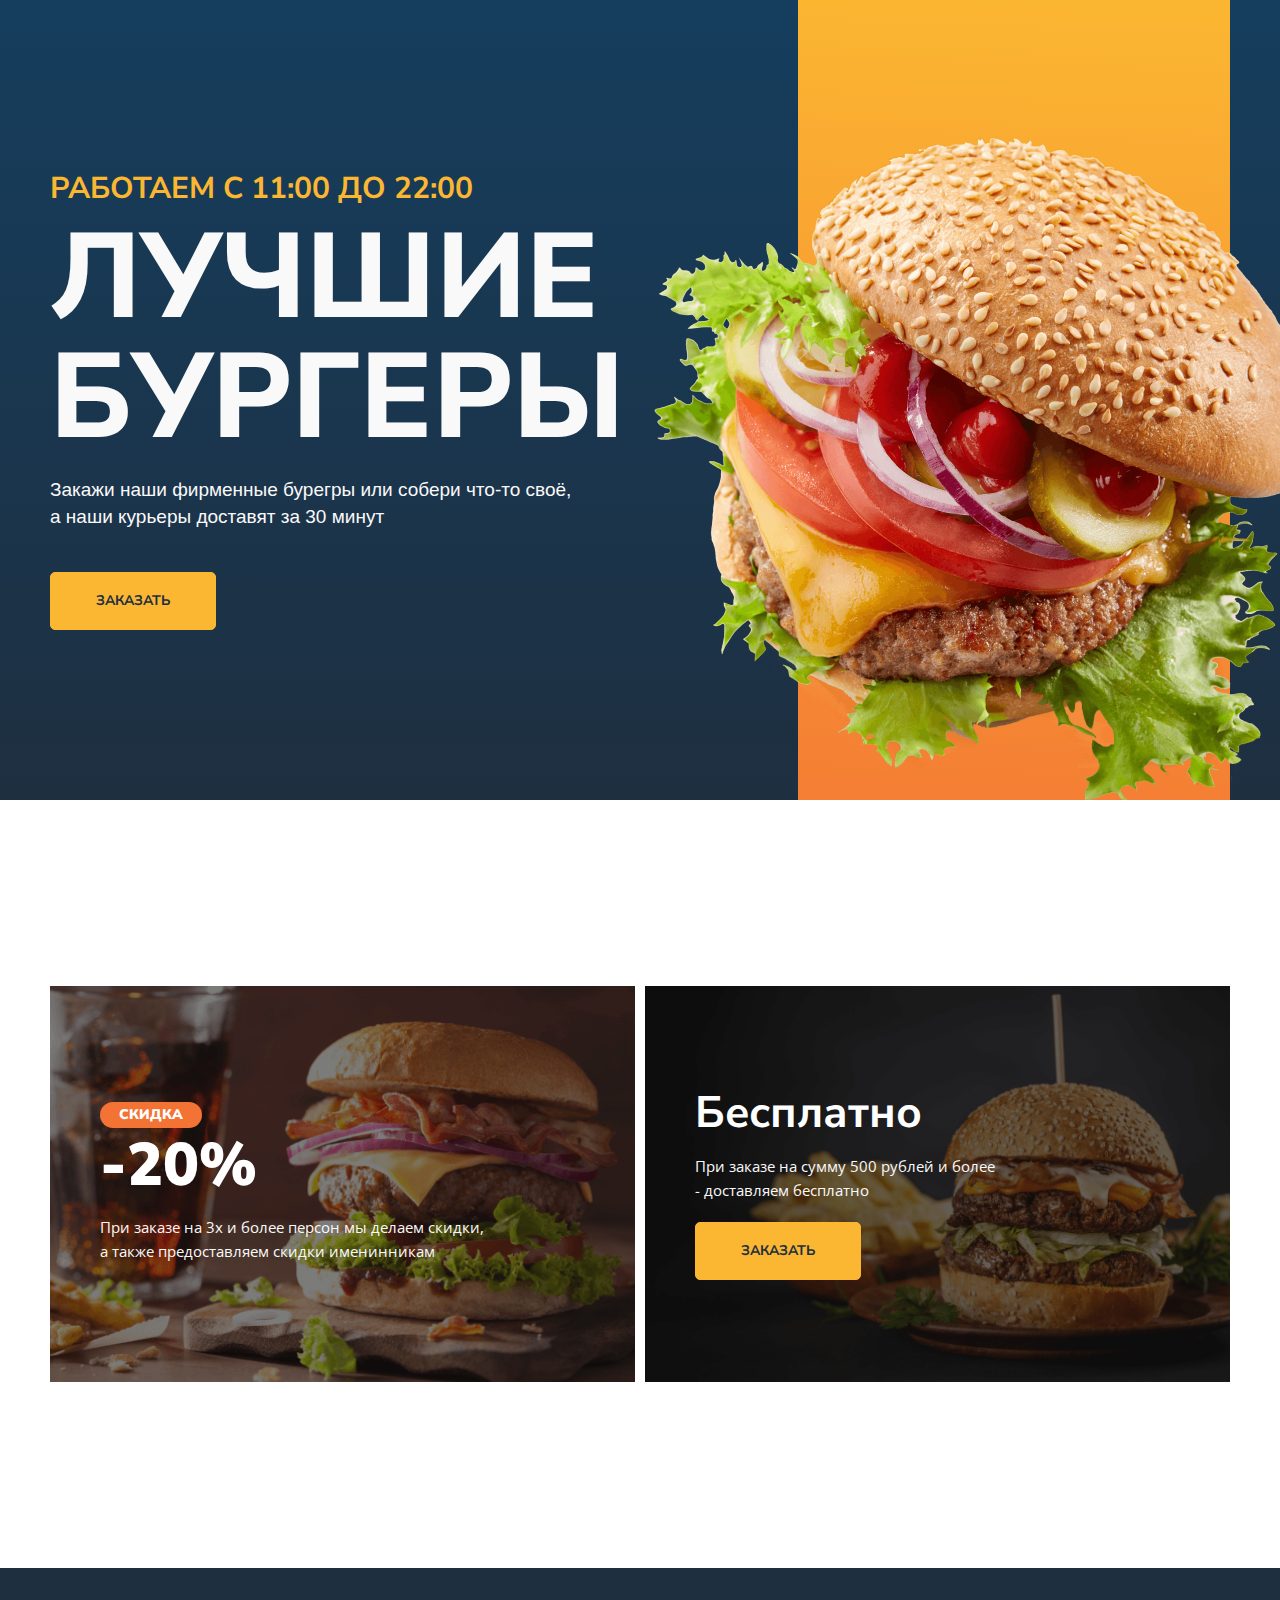
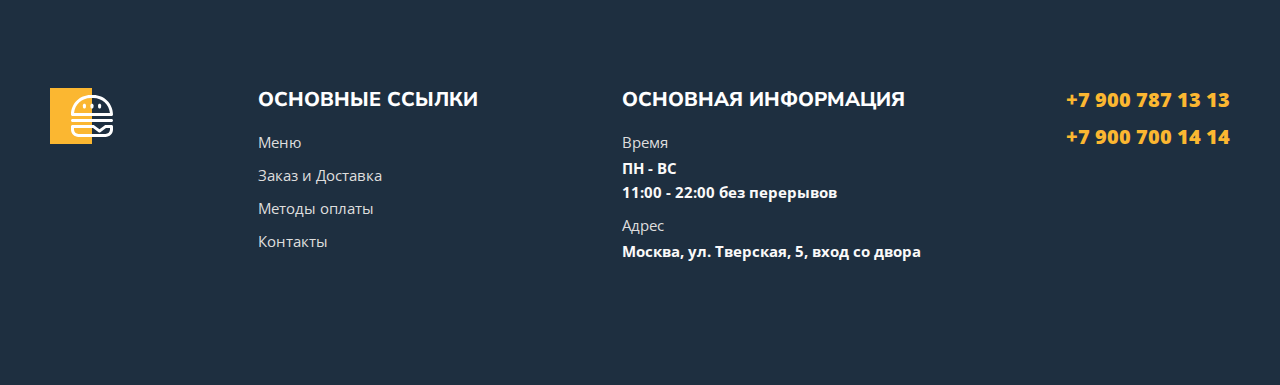
<file: index.html>
<!DOCTYPE html>
<html lang="ru">
<head>
    <meta charset="UTF-8">
    <meta http-equiv="X-UA-Compatible" content="IE=edge">
    <meta name="viewport" content="width=device-width, initial-scale=1.0">
    <title>Burgers</title>
    <link rel="preconnect" href="https://fonts.googleapis.com">
    <link rel="preconnect" href="https://fonts.gstatic.com" crossorigin>
    <link href="https://fonts.googleapis.com/css2?family=Nunito+Sans:wght@600;700;800;900&family=Open+Sans:wght@400;600;700&display=swap" rel="stylesheet">
    <link rel="stylesheet" href="styles/main.css">
    <link rel="stylesheet" href="styles/normalize.css">
    <link rel="apple-touch-icon" sizes="192x192" href="images/favicon/android-chrome-192x192.png">
    <link rel="icon" type="image/png" sizes="512x512" href="images/favicon/android-chrome-512x512.png">
    <link rel="icon" sizes="16x16" href="images/favicon/favicon.ico">
    <link rel="apple-touch-icon" sizes="180x180" href="images/favicon/apple-touch-icon.png">
    <link rel="icon" type="image/png" sizes="32x32" href="images/favicon/favicon-32x32.png">
    <link rel="icon" type="image/png" sizes="16x16" href="images/favicon/favicon-16x16.png">
    <link rel="mask-icon" href="images/favicon/safari-pinned-tab.svg" color="#5bbad5">
    <meta name="msapplication-TileColor" content="#da532c">
    <meta name="theme-color" content="#ffffff">
</head>
<body>
    <div class="main-cutBox">
        <div class="main">
            <div class="wrapper burger-responsive">
                <div class="content">
                    <h1 class="content-title">
                        <span>работаем с 11:00 до 22:00</span>
                        лучшие бургеры
                    </h1>
                    <p class="content-text">Закажи наши фирменные бурегры или собери что-то своё, а&nbsp;наши курьеры доставят за&nbsp;30&nbsp;минут</p>
                    <a class="content-link" href="menu.html">заказать</a>
                </div>
                <div class="visual">
                    <div class="visual-bg"></div>
                    <img src="images/burger.png" alt="Burger">
                </div>
            </div>
        </div>
    </div>
    <div class="promo">
        <div class="wrapper promo-wrapper">
            <div class="promo-left">
                <p class="sale">Скидка</p>
                <p class="cost">-20%</p>
                <p class="promo-description">При заказе на 3х и более персон мы делаем скидки, а также предоставляем скидки именинникам</p>
            </div>
            <div class="promo-right">
                <p class="free">Бесплатно</p>
                <p class="promo-description">При заказе на сумму 500 рублей и более - доставляем бесплатно</p>
                <a href="menu.html">заказать</a>
            </div>
        </div>
    </div>
    <footer class="footer">
        <div class="container">
            <div class="footer-box">
                <div class="footer-item footer-item-logo">
                    <img class="footer-logo" src="images/logo-footer.svg" alt="Logo">
                    <div class="footer-tel">
                        <ul class="footer-list footer-list-tel">
                            <li><a href="tel:+79007871313">+7 900 787 13 13</a></li>
                            <li><a href="tel:+79007001414">+7 900 700 14 14</a></li>
                        </ul>
                    </div>
                </div>
                <div class="footer-item">
                    <h2>основные ссылки</h2>
                    <ul class="footer-list">
                        <li><a href="menu.html">Меню</a></li>
                        <li><a href="#">Заказ и Доставка</a></li>
                        <li><a href="#">Методы оплаты</a></li>
                        <li><a href="#">Контакты</a></li>
                    </ul>
                    <ul class="footer-list footer-list-tel">
                        <li><a href="tel:+79007871313">+7 900 787 13 13</a></li>
                        <li><a href="tel:+79007001414">+7 900 700 14 14</a></li>
                    </ul>
                </div>
                <div class="footer-item">
                    <h2>основная информация</h2>
                    <ul class="footer-list">
                        <li>
                            <span>Время</span>
                            ПН - ВС <br>
                            11:00 - 22:00 без перерывов
                        </li>
                        <li>
                            <span>Адрес</span>
                            Москва, ул. Тверская, 5, вход со двора
                        </li>
                    </ul>
                </div>
                <div class="footer-tel">
                    <ul class="footer-list footer-list-tel">
                        <li><a href="tel:+79007871313">+7 900 787 13 13</a></li>
                        <li><a href="tel:+79007001414">+7 900 700 14 14</a></li>
                    </ul>
                </div>
            </div>
        </div>
    </footer>
</body>
</html>
</file>
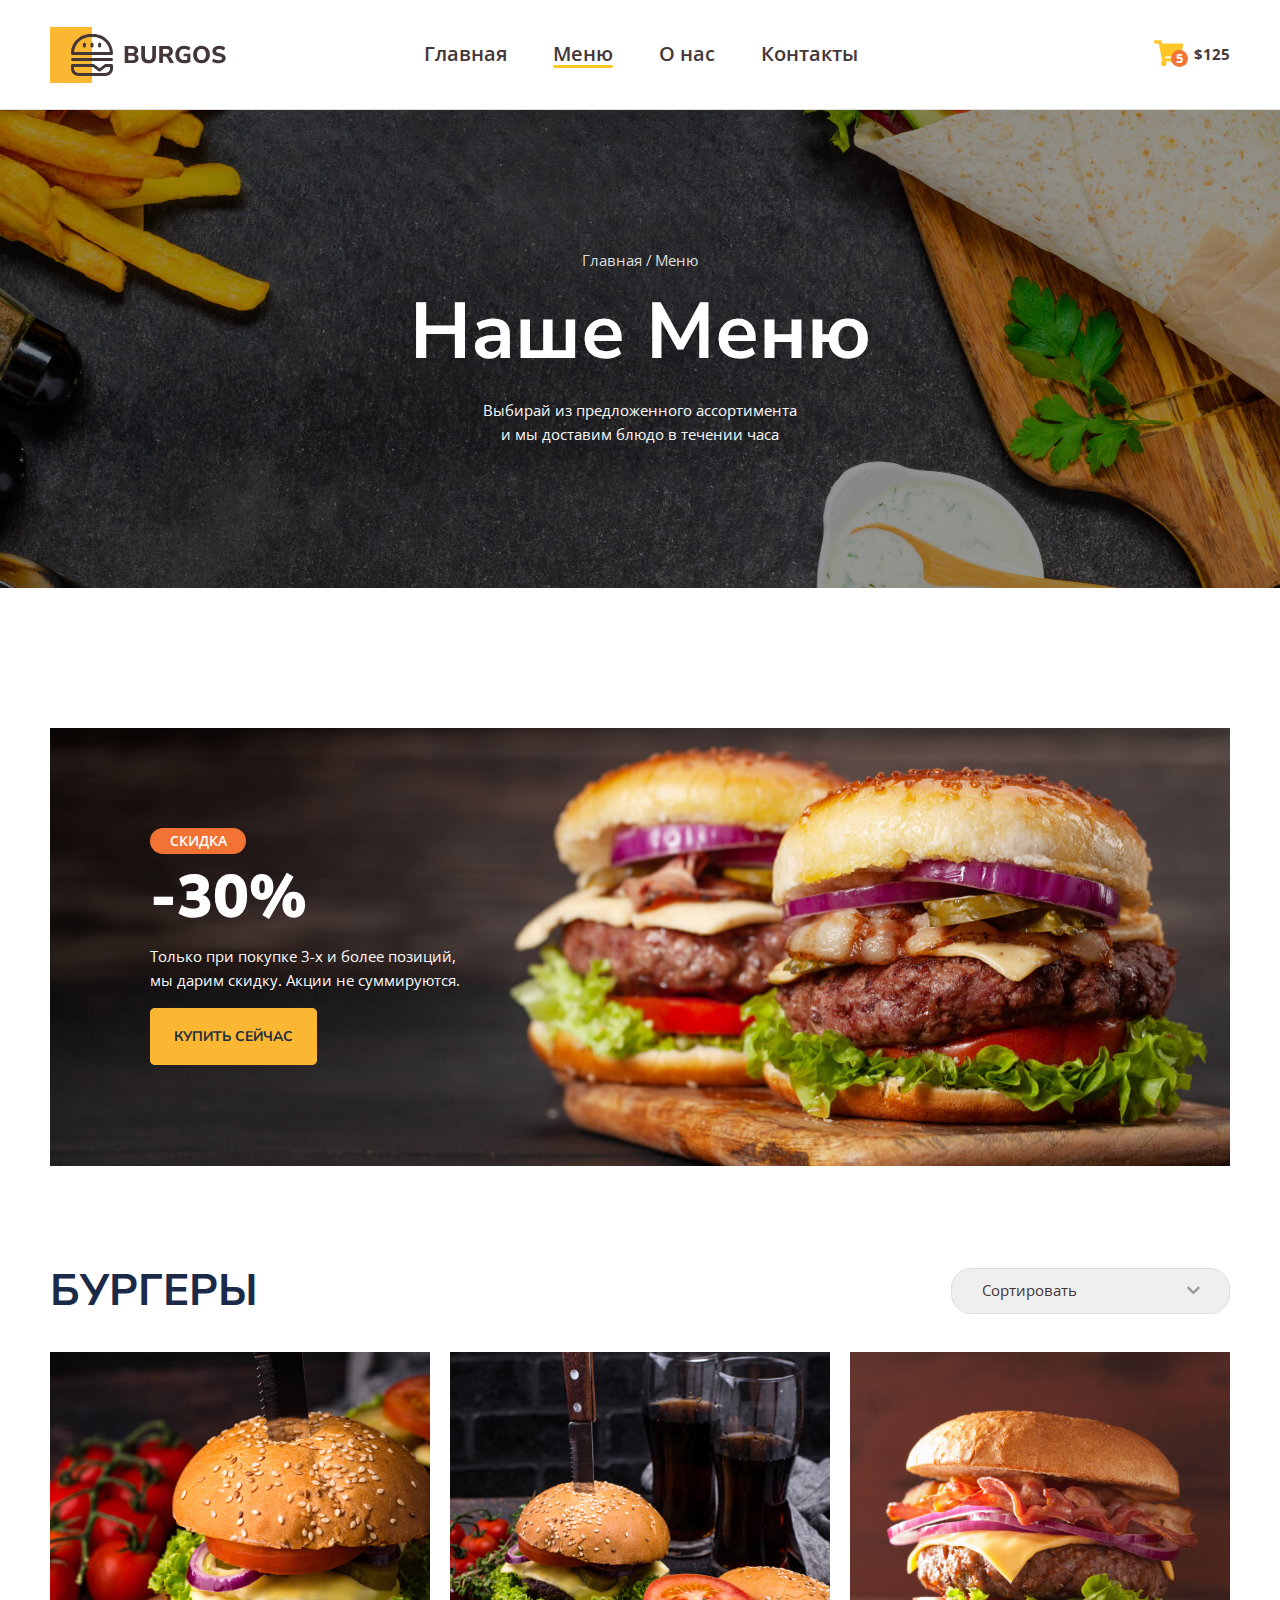
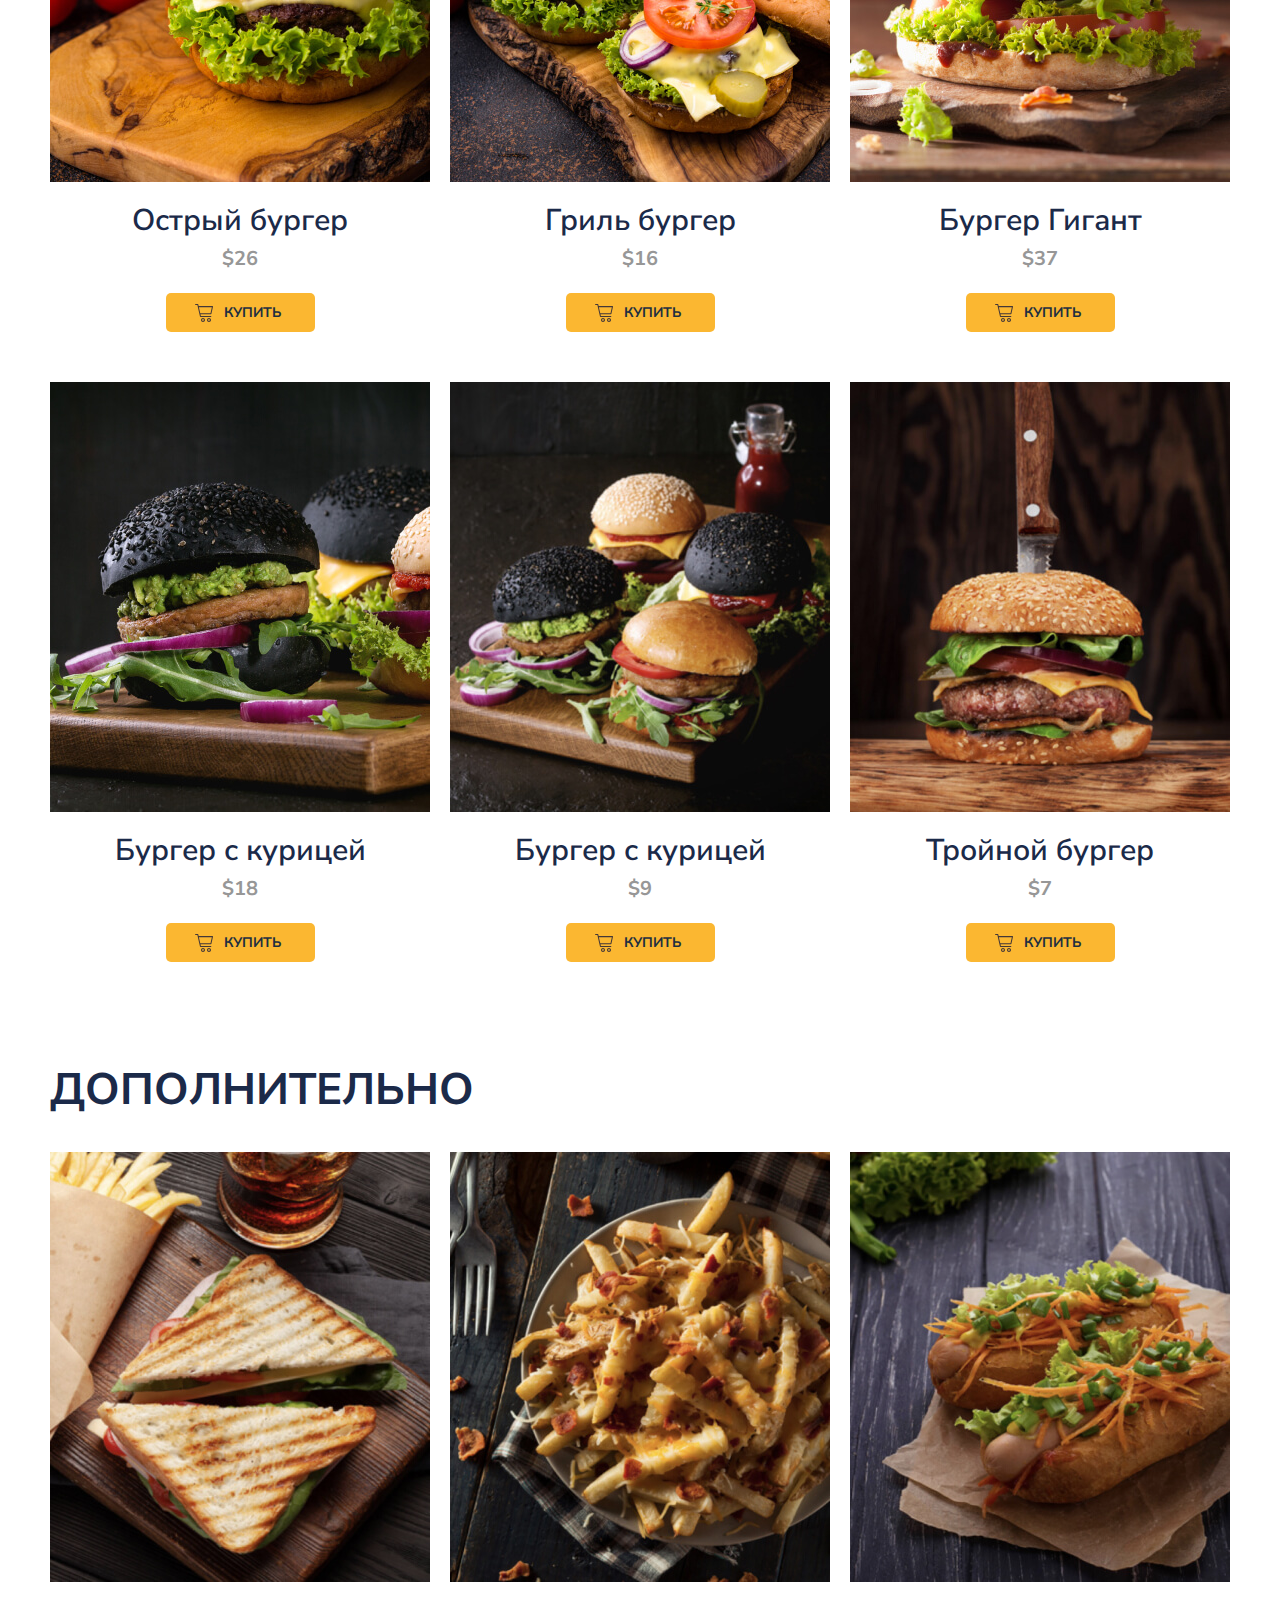
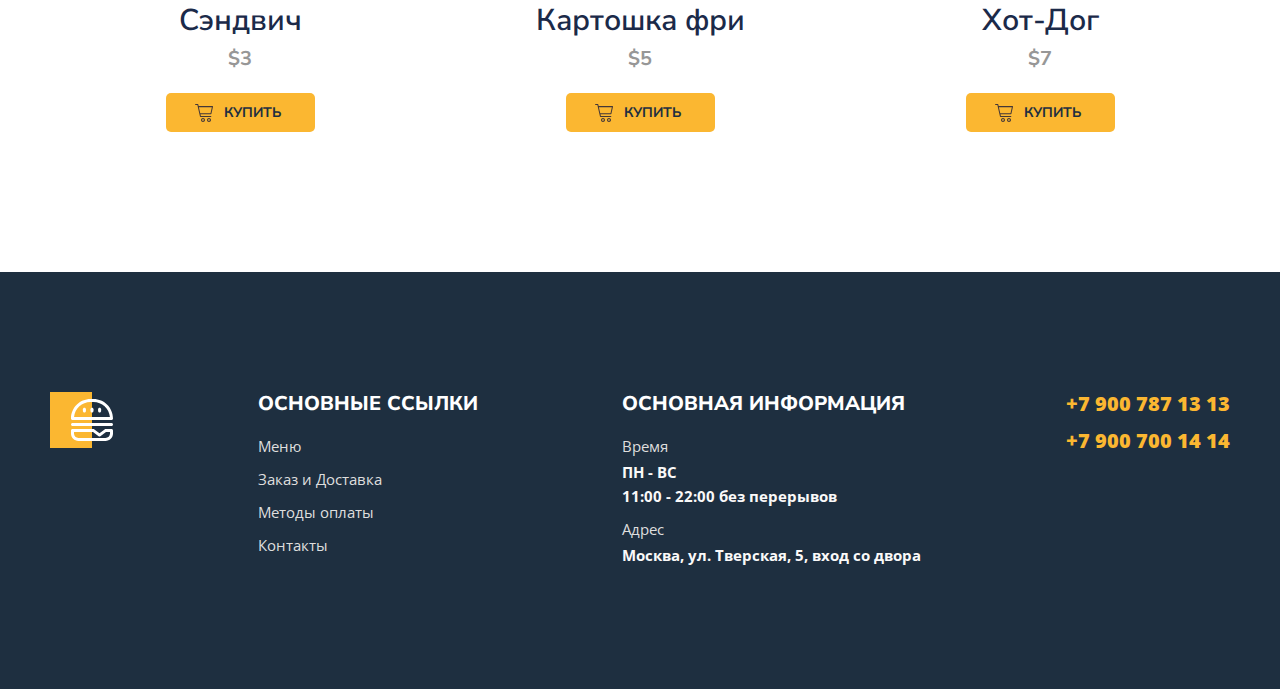
<file: menu.html>
<!DOCTYPE html>
<html lang="ru">
<head>
    <meta charset="UTF-8">
    <meta http-equiv="X-UA-Compatible" content="IE=edge">
    <meta name="viewport" content="width=device-width, initial-scale=1.0">
    <title>Burger</title>
    <link rel="preconnect" href="https://fonts.googleapis.com">
    <link rel="preconnect" href="https://fonts.gstatic.com" crossorigin>
    <link href="https://fonts.googleapis.com/css2?family=Nunito+Sans:wght@600;700;800;900&family=Open+Sans:wght@400;600;700&display=swap" rel="stylesheet">
    <link rel="stylesheet" href="styles/normalize.css">
    <link rel="stylesheet" href="styles/main.css">
    <link rel="apple-touch-icon" sizes="192x192" href="images/favicon/android-chrome-192x192.png">
    <link rel="icon" type="image/png" sizes="512x512" href="images/favicon/android-chrome-512x512.png">
    <link rel="icon" sizes="16x16" href="images/favicon/favicon.ico">
    <link rel="apple-touch-icon" sizes="180x180" href="images/favicon/apple-touch-icon.png">
    <link rel="icon" type="image/png" sizes="32x32" href="images/favicon/favicon-32x32.png">
    <link rel="icon" type="image/png" sizes="16x16" href="images/favicon/favicon-16x16.png">
    <link rel="mask-icon" href="images/favicon/safari-pinned-tab.svg" color="#5bbad5">
    <meta name="msapplication-TileColor" content="#da532c">
    <meta name="theme-color" content="#ffffff">
</head>
<body>
    <header id="header-top">
        <div class="container">
            <div class="header">
                <div class="header-burger">
                    <button class="burger" onclick="openModal()"></button>
                </div>
                <div class="header-item">
                    <a href="index.html" class="header-logo"></a>
                    <nav>
                        <ul class="header-nav">
                            <li><a href="index.html">Главная</a></li>
                            <li><a href="#" class="active">Меню</a></li>
                            <li><a href="#">О нас</a></li>
                            <li><a href="#">Контакты</a></li>
                        </ul>
                    </nav>
                </div>
                <button type="button" class="button">
                    <span class="button-item">
                        <img src="./images/shopping-cart.svg" alt="shopping-cart">
                        <span class="button-count">5</span>
                    </span>
                    <span class="button-text">$125</span>
                </button>
            </div>
        </div>
    </header>
    <div class="bg">
        <div class="container">
            <ul class="breadcrumbs">
                <li><a href="index.html">Главная</a></li>
                <li><a href="#">Меню</a></li>
            </ul>
            <h1 class="title">Наше Меню</h1>
            <p class="description">Выбирай из предложенного ассортимента и мы доставим блюдо в течении часа</p>
        </div>
    </div>
    <main>
        <div class="banner">
            <div class="container">
                <div class="banner-box">
                    <h2 class="banner-title">
                        <span>скидка</span>
                        -30%
                    </h2>
                    <p class="banner-text">Только при покупке 3-х и более позиций, мы&nbsp;дарим скидку. Акции не суммируются.</p>
                    <a href="#menuBurger" class="banner-link">купить сейчас</a>
                </div>
            </div>
        </div>
        <section class="menu" id="menuBurger">
            <div class="container">
                <div class="menu-header">
                    <h2 class="menu-title">Бургеры</h2>
                    <select class="menu-select">
                        <option value="">Сортировать</option>
                        <option value="up">По возрастанию</option>
                        <option value="down">По убыванию</option>
                    </select>
                </div>
                <div class="menu-grid">
                    <div class="menu-grid-item main-menu">
                        <div class="menu-grid-cover">
                            <img src="./images/menu/product-01.jpg" alt="острый бургер">
                        </div>
                        <p class="menu-grid-title">Острый бургер</p>
                        <p class="menu-grid-price">$26</p>
                        <button class="menu-grid-btn" type="button">
                            <span class="menu-grid-icon"></span>
                            <span class="menu-grid-text">купить</span>
                        </button>
                    </div>
                    <div class="menu-grid-item">
                        <div class="menu-grid-cover">
                            <img src="./images/menu/product-02.jpg" alt="гриль бургер">
                        </div>
                        <p class="menu-grid-title">Гриль бургер</p>
                        <p class="menu-grid-price">$16</p>
                        <button class="menu-grid-btn" type="button">
                            <span class="menu-grid-icon"></span>
                            <span class="menu-grid-text">купить</span>
                        </button>
                    </div>
                    <div class="menu-grid-item">
                        <div class="menu-grid-cover">
                            <img src="./images/menu/product-03.jpg" alt="бургер гигант">
                        </div>
                        <p class="menu-grid-title">Бургер Гигант</p>
                        <p class="menu-grid-price">$37</p>
                        <button class="menu-grid-btn" type="button">
                            <span class="menu-grid-icon"></span>
                            <span class="menu-grid-text">купить</span>
                        </button>
                    </div>
                    <div class="menu-grid-item">
                        <div class="menu-grid-cover">
                            <img src="./images/menu/product-04.jpg" alt="бургер с курицей">
                        </div>
                        <p class="menu-grid-title">Бургер с курицей</p>
                        <p class="menu-grid-price">$18</p>
                        <button class="menu-grid-btn" type="button">
                            <span class="menu-grid-icon"></span>
                            <span class="menu-grid-text">купить</span>
                        </button>
                    </div>
                    <div class="menu-grid-item">
                        <div class="menu-grid-cover">
                            <img src="./images/menu/product-05.jpg" alt="бургер с курицей">
                        </div>
                        <p class="menu-grid-title">Бургер с курицей</p>
                        <p class="menu-grid-price">$9</p>
                        <button class="menu-grid-btn" type="button">
                            <span class="menu-grid-icon"></span>
                            <span class="menu-grid-text">купить</span>
                        </button>
                    </div>
                    <div class="menu-grid-item">
                        <div class="menu-grid-cover">
                            <img src="./images/menu/product-06.jpg" alt="тройной бургер">
                        </div>
                        <p class="menu-grid-title">Тройной бургер</p>
                        <p class="menu-grid-price">$7</p>
                        <button class="menu-grid-btn" type="button">
                            <span class="menu-grid-icon"></span>
                            <span class="menu-grid-text">купить</span>
                        </button>
                    </div>
                </div>
            </div>
        </section>
        <section class="menu menu-other">
            <div class="container">
                <div class="menu-additional">
                    <h2 class="menu-title">Дополнительно</h2>
                </div>
                <div class="menu-grid">
                    <div class="menu-grid-item">
                        <div class="menu-grid-cover">
                            <img src="./images/menu/product-07.jpg" alt="сэндвич">
                        </div>
                        <p class="menu-grid-title">Сэндвич</p>
                        <p class="menu-grid-price">$3</p>
                        <button class="menu-grid-btn" type="button">
                            <span class="menu-grid-icon"></span>
                            <span class="menu-grid-text">купить</span>
                        </button>
                    </div>
                    <div class="menu-grid-item">
                        <div class="menu-grid-cover">
                            <img src="./images/menu/product-08.jpg" alt="картошка фри">
                        </div>
                        <p class="menu-grid-title">Картошка фри</p>
                        <p class="menu-grid-price">$5</p>
                        <button class="menu-grid-btn" type="button">
                            <span class="menu-grid-icon"></span>
                            <span class="menu-grid-text">купить</span>
                        </button>
                    </div>
                    <div class="menu-grid-item">
                        <div class="menu-grid-cover">
                            <img src="./images/menu/product-09.jpg" alt="хот-дог">
                        </div>
                        <p class="menu-grid-title">Хот-Дог</p>
                        <p class="menu-grid-price">$7</p>
                        <button class="menu-grid-btn" type="button">
                            <span class="menu-grid-icon"></span>
                            <span class="menu-grid-text">купить</span>
                        </button>
                    </div>
                </div>
            </div>
        </section>
    </main>
    <footer class="footer">
        <div class="container">
            <div class="footer-box">
                <div class="footer-item footer-item-logo">
                    <img class="footer-logo" src="images/logo-footer.svg" alt="Logo">
                    <div class="footer-tel">
                        <ul class="footer-list footer-list-tel">
                            <li><a href="tel:+79007871313">+7 900 787 13 13</a></li>
                            <li><a href="tel:+79007001414">+7 900 700 14 14</a></li>
                        </ul>
                    </div>
                </div>
                <div class="footer-item">
                    <h2>основные ссылки</h2>
                    <ul class="footer-list">
                        <li><a href="menu.html">Меню</a></li>
                        <li><a href="#">Заказ и Доставка</a></li>
                        <li><a href="#">Методы оплаты</a></li>
                        <li><a href="#">Контакты</a></li>
                    </ul>
                    <ul class="footer-list footer-list-tel">
                        <li><a href="tel:+79007871313">+7 900 787 13 13</a></li>
                        <li><a href="tel:+79007001414">+7 900 700 14 14</a></li>
                    </ul>
                </div>
                <div class="footer-item">
                    <h2>основная информация</h2>
                    <ul class="footer-list">
                        <li>
                            <span>Время</span>
                            ПН - ВС <br>
                            11:00 - 22:00 без перерывов
                        </li>
                        <li>
                            <span>Адрес</span>
                            Москва, ул. Тверская, 5, вход со двора
                        </li>
                    </ul>
                </div>
                <div class="footer-tel">
                    <ul class="footer-list footer-list-tel">
                        <li><a href="tel:+79007871313">+7 900 787 13 13</a></li>
                        <li><a href="tel:+79007001414">+7 900 700 14 14</a></li>
                    </ul>
                </div>
            </div>
        </div>
    </footer>
    <a href="#header-top" class=" button-up hidden" id="btnUp">Наверх</a>
    <div class="modal" id="modal">
        <ul class="header-nav">
            <li><a href="index.html">Главная</a></li>
            <li><a href="#" class="active">Меню</a></li>
            <li><a href="#">О нас</a></li>
            <li><a href="#">Контакты</a></li>
        </ul>
        <button class="burger-close" onclick="closeModal()"></button>
    </div>
    <script>
        //smooth scroll
        const links = document.querySelectorAll(".banner-link");
        for (const link of links) {
            link.addEventListener("click", clickHandler);
        }
        function clickHandler(e) {
            e.preventDefault();
            const href = this.getAttribute("href");

            document.querySelector(href).scrollIntoView({
                behavior: "smooth"
            });
        }
        //button up
        window.onscroll = function(){scrollFunction()};

        const upbuttons = document.querySelectorAll(".button-up");

        for (const upbutton of upbuttons) {
            upbutton.addEventListener("click", clickHandler);
        }

        function clickHandler(e) {
            e.preventDefault();
            const href = this.getAttribute("href");

            document.querySelector(href).scrollIntoView({
                behavior: "smooth"
            });
        }

        function scrollFunction(){
            if ( document.body.scrollTop > 1000 || document.documentElement.scrollTop > 1000){
                document.getElementById('btnUp').className = 'button-up visible';
            } else {
                document.getElementById('btnUp').className = 'button-up hidden';
            }
        }
        //Menu
        function openModal() {
           document.getElementById("modal").style.top = "0px";
        }
       function closeModal() {
           document.getElementById("modal").style.top = "-400px";
        }
    </script>
</body>
</html>
</file>
<file: styles/main.css>
body {
    font-family: 'Nunito Sans', sans-serif;
    /*font-family: 'Open Sans', sans-serif;*/
}
.container {
    max-width: 1180px;
    margin: 0 auto;
    padding-right: 15px;
    padding-left: 15px;
}
header {
    border-bottom: 1px solid #dedede
}
.header {
    font-family: 'Open Sans', sans-serif;
    display: flex;
    align-items: center;
    justify-content: space-between;
    padding-top: 26px;
    padding-bottom: 25px;
}
.header-item {
    display: flex;
    align-items: center;
    justify-content: space-between;
    flex-basis: 68.5%;
}
.header-logo {
    display: block;
    background-image: url(../images/logo.svg);
    width: 176px;
    height: 56px;
    background-repeat: no-repeat;
    background-size: cover;
}
.header-nav {
    list-style-type: none;
    display: flex;
    padding-left: 0;
    gap: 46px;
}
.header-nav a {
    font-weight: 600;
    font-size: 20px;
    color: #443737;
    text-decoration: none;
}
.header-nav a:hover {
    color:#FFC725;
}
.header-nav a::after {
    content: '';
    width: 100%;
    height: 3px;
    border-radius: 1.5px;
    background: transparent;
    display: block;
}
.header-nav a.active::after {
    background: #FFC725;

}
.button {
    display: flex;
    align-items: center;
    border: none;
    background: transparent;
    padding: 0;
    gap: 10px;
    cursor: pointer;
}
.button-item {
    position: relative;
}
.button-count {
    font-weight: 700;
    font-size: 13px;
    color: #ffffff;
    background: #f37335;
    border-radius: 100%;
    position: absolute;
    width: 17px;
    height: 17px;
    text-align: center;
    line-height: 1.3;
    bottom: 3px;
    right: -4px;
}
.button-text {
    font-weight: 700;
    font-size: 15px;
    color: #443737
}
.bg {
    text-align: center;
    color: #dedede;
    background: url(../images/bg.jpg) no-repeat center;
    padding: 142px 0;
    background-position: center center;
    margin-bottom: 140px;
}
.breadcrumbs {
    list-style-type: none;
    padding-left: 0;
    margin-top: 0;
    display: flex;
    justify-content: center;
    font-weight: 400;
    font-size: 15px;
    gap: 7px;
}
.breadcrumbs a {
    color: #dedede;
    font-size: 15px;
    font-family: 'Open Sans', sans-serif;
    text-decoration: none;
}
.breadcrumbs a:hover {
    color: #FFC725;
}
.breadcrumbs a::before {
    content: '/';
    position: relative;
    left: -3px;
    pointer-events: none;
}
.breadcrumbs a:hover::before {
    color:#dedede;
}
.breadcrumbs li:first-child a::before {
    display: none;
}
.title {
    font-size: 79px;
    color: #FFFFFF;
    font-weight: 700;
    margin-top: 17px;
    margin-bottom: 20px;
}
.description {
    font-family: 'Open Sans', sans-serif;
    font-size: 15px;
    color: #FAF9F9;
    font-weight: 400;
    line-height: 1.6;
    width: 320px;
    margin: 0 auto;
}
.banner-box {
    background-image: url(../images/burger-bg.jpg);
    background-repeat: no-repeat;
    background-size: cover;
    background-position: 0 center;
    padding: 100px 100px 120px;
    margin-bottom: 80px;

}
.banner-title {
    font-weight: 900;
    font-size: 60px;
    color:#FFFFFF;
    margin-top: 0;
    margin-bottom: 12px;
}
.banner-title span{
    font-family: 'Open Sans', sans-serif;
    font-weight: 600;
    font-size: 14px;
    color: #FFFFFF;
    text-transform: uppercase;
    background-color:#F37335;
    border-radius: 14px;
    text-align: center;
    padding: 5px 0;
    display: block;
    max-width: 96px;
    margin-bottom: 9px;
}
.banner-text {
    color: #faf9f9;
    font-family: 'Open Sans', sans-serif;
    font-size: 15px;
    max-width: 353px;
    line-height: 1.6;
    margin-top: 0;
    margin-bottom: 35px;
}
.banner-link {
    color: #1E2F40;
    font-weight: 700;
    font-size: 14px;
    text-transform: uppercase;
    text-decoration: none;
    background: #FBB731;
    padding: 18px 23px;
    border-radius: 5px;
    border: 1px solid #FBB731;
    transition: 0.1s;
}
.banner-link:hover {
    background-color: transparent;
    color: #FBB731;
}
.menu {
    padding-top: 20px;
}
.menu-header {
    display: flex;
    align-items: center;
    justify-content: space-between;
}
.menu-title {
    font-size: 44px;
    font-weight: 700;
    text-transform: uppercase;
    color: #1B2A49;
    margin: 0;
}
.menu-select {
    border: 1px solid #DEDEDE;
    padding: 13px 30px;
    border-radius: 20px;
    font-size: 15px;
    color: #443737;
    font-weight: 400;
    font-family: 'Open Sans', sans-serif;
    -webkit-appearance: none;
       -moz-appearance: none;
            appearance: none;
    flex-basis: 279px;
    background-image: url(../images/arrow.svg);
    background-repeat: no-repeat;
    background-position: 89% center;
}
.menu-grid {
    display: grid;
    grid-template-columns: repeat(3, 1fr);
    gap: 50px 20px;
    margin-top: 36px;
}
.menu-grid-item {
    text-align: center;
}
.menu-grid-cover {
    width: 100%;
    height: 430px;
    position: relative;
    overflow: hidden;
}
.menu-grid-cover img {
    position: absolute;
    left: 50%;
    top: 50%;
    transform: translate(-50%, -50%);
    -o-object-fit: cover;
       object-fit: cover;
    width: 100%;
    height: 430px;
}
.menu-grid-title {
    font-weight: 600;
    font-size: 30px;
    line-height: 38px;
    color: #1B2A49;
    margin-top: 20px;
    margin-bottom: 0;
}
.menu-grid-price {
    font-size: 20px;
    line-height: 28px;
    color: #979797;
    font-weight: 700;
    margin-top: 5px;
}
.menu-grid-btn {
    background-color: #FBB731;
    border-radius: 5px;
    max-width: 152px;
    border: none;
    padding: 10px 34px 10px 29px;
}
.menu-grid-btn:hover {
    background-color: #F37335;
    cursor: pointer;
}
.menu-grid-icon {
    display: inline-block;
    width: 18px;
    height: 18px;
    background-image: url(../images/menu-btn-cart.svg);
    background-repeat: no-repeat;
    vertical-align: middle;
    margin-right: 7px;
}
.menu-grid-text {
    font-size: 14px;
    font-weight: 700;
    text-transform: uppercase;
    color: #1e2f40;
    line-height: 18px;
}
.menu-additional {
    margin-top: 83px;
}
.footer {
    background: #1E2F40;
    color: #fff;
    padding-top: 120px;
    padding-bottom: 106px;
    margin-top: 140px;
}
.footer-box {
    display: flex;
    justify-content: space-between;
}
.footer-logo {
    width: 63px;
    height: 56px;
}
.footer-item {
    flex: 0 0 auto;
}
.footer-item h2 {
    font-size: 20px;
    font-weight: 800;
    text-transform: uppercase;
    margin-bottom: 19px;
    margin-top: 0;
}
.footer-list li {
    margin-bottom: 9px;
    font-family: 'Open Sans', sans-serif;
    font-size: 15px;
    color: #FAF9F9;
    font-weight: 700;
    line-height: 24px;
}
.footer-list a {
    color: #DEDEDE;
    text-decoration: none;
    font-weight: 400;
}
.footer-list a:hover {
    color:#FBB731;
}
.footer-item span {
    color: #DEDEDE;
    display: block;
    font-weight: 400;
    margin-bottom: 2px;
}
.footer-list-tel {
    margin-top: 0;
}
.footer-list-tel li {
    margin-bottom: 12px;
}
.footer-list-tel a {
    font-size: 20px;
    color: #FBB731;
    font-weight: 800;
}
.footer-list-tel a:hover {
    color: #FFFFFF;
}
.footer-list {
    padding-left: 0;
    list-style-type: none;
}
.button-up {
    background-color: #FBB731;
    font-weight: 700;
    font-size: 14px;
    text-transform: uppercase;
    color: #1E2F40;
    text-decoration: none;
    padding: 5px 20px;
    position: fixed;
    bottom: 20px;
    right: 20px;
    border-radius: 5px;
    transition: 1s;
}
.button-up:hover {
    background-color: #F37335;
}
.button-up.hidden {
    opacity: 0;
}
.button-up.visible {
    opacity: 1;
}
.burger {
    width: 34px;
    height: 22px;
    background-color: transparent;
    background-image: url(../images/menu-burger.svg);
    background-repeat: no-repeat;
    background-size: contain;
    border: none;
    cursor: pointer;
}
/*burger menu*/
#modal {
    max-width: 500px;
    background-color: cornsilk;
    text-align: center;
    position: absolute;
    top: -400px;
    left: 0;
    right: 0;
    margin: 20px auto 0;
    transition: 0.5s;
    padding: 40px 30px;
    box-sizing: border-box;
}
#modal .header-nav {
    flex-direction: column;
    max-width: 300px;
    margin: 0 auto;
    align-items: center;
}
.burger-close {
    width: 22px;
    height: 22px;
    background-color: transparent;
    background-image: url(../images/close-burger.svg);
    background-repeat: no-repeat;
    background-size: contain;
    border: none;
    cursor: pointer;
    position: absolute;
    top: 20px;
    right: 20px;
}
/* style index*/
.main {
    background: linear-gradient(180deg, #0C4C7B -100%, #1E2F40 100%);
}
.wrapper {
    max-width: 1180px;
    margin: 0 auto;
    display: flex;
    justify-content: space-between;
}
.content {
    color: #FAF9F9;
    flex: 0 0 580px;
    padding-top: 170px;
    padding-bottom: 170px;
}
.content-title {
    font-size: 120px;
    font-weight: 800;
    text-transform: uppercase;
    line-height: 120px;
    margin-bottom: 40px;
    margin-top: 0;
    margin-bottom: 0;
}
.content-title span {
    color: #FBB731;
    font-size: 30px;
    font-weight: 700;
    line-height: 38px;
    display: block;
    margin-bottom: 10px;
}
.content-text {
    font-family: 'Open', sans-serif;
    font-size: 19px;
    line-height: 1.4;
    margin-bottom: 42px;
}
.content-link,
.promo a {
    color: #1E2F40;
    background-color: #FBB731;
    border-radius: 5px;
    text-decoration: none;
    padding: 20px 45px;
    display: inline-block;
    text-transform: uppercase;
    font-size: 14px;
    font-weight: 700;
    border: 1px solid #FBB731;
}
.content-link:hover, .promo a:hover {
    background-color: transparent;
    color: #FBB731;
}
.visual {
    flex-grow: 1;
    display: flex;
    justify-content: flex-end;
    position: relative;
}
.visual-bg {
    width: 432px;
    height: 100%;
    background: linear-gradient(2.42deg, #F37335 -19.6%, #FBB731 100.79%, #FDC830 100.79%);
}
.main img {
    width: 829px;
    position: absolute;
    right: -168px;
}
.promo {
    padding-top: 186px;
    padding-bottom: 46px;
}
.promo-wrapper {

    gap: 10px;
}
.promo-left,
.promo-right {
    color: #fff;
    box-sizing: border-box;
    background-repeat: no-repeat;
    background-size: cover;
    background-position: center;
    width: 100%;
    height: auto;
}
.promo-left {
    background-image: url(../images/promo-left.png);
    padding: 116px 50px;
}
.promo-right {
    background-image: url(../images/promo-right.png);
    padding: 102px 50px;
}
.sale {
    font-size: 14px;
    font-weight: 900;
    background: #F37335;
    padding: 5px 19px;
    border-radius: 14px;
    display: inline-block;
    text-transform: uppercase;
    margin-bottom: 3px;
    margin-top: 0;
}
.cost {
    font-size: 60px;
    font-weight: 900;
    margin-bottom: 8px;
    margin-top: 0px;
}
.promo-description {
    font-family: 'Open Sans', sans-serif;
    color: #FAF9F9;
    font-size: 15px;
    line-height: 24px;
    margin-bottom: 0;
}
.promo-left .promo-description {
    max-width: 392px;
}
.promo-right .promo-description {
    max-width: 300px;
    margin-bottom: 20px;
}
.free {
    font-size: 44px;
    font-weight: 700;
    margin-bottom: 10px;
    margin-top: 0;
}

/*Responsive menu*/
@media (min-width: 1001px) {
    .footer-list + .footer-list-tel {
        display: none;
    }
    .footer-item .footer-tel {
        display: none;
    }
}
@media (min-width: 766px) {
    .header-burger {
        display: none;
    }
}
@media (max-width: 1000px) {
    .container {
        max-width: 738px;
    }
    .header-logo {
        width: 150px;
        height: 48px;
        background-size: contain;
    }
    .header-nav {
        gap: 20px;
    }
    .header-item {
        flex-basis: 75%;
    }
    .bg {
        margin-bottom: 72px;
    }
    .banner-box {
        background-position: -80px center;
        padding: 100px 40px 120px;
        margin-bottom: 77px;
    }
    .menu-grid {
        grid-template-columns: repeat(2, 1fr);
        gap: 48px 17px;
    }
    .menu {
        padding-top: 5px;
    }
    .menu-other {
        overflow: hidden;
        height: 645px
    }
    .menu-other .menu-grid {
        display: flex;
        width: auto;
        overflow-x: scroll;
        overflow-y: hidden;
        padding-bottom: 200px;
        padding-right: 10px;
    }
    .menu-other .menu-grid-item {
        flex: 0 0 272px;
    }
    .menu-other .menu-grid-cover,
    .menu-other .menu-grid-cover img {
        height: 320px;
    }
    .footer-tel {
        display: none;
    }
    .footer-list + .footer-list-tel {
        display: block;
    }
    .footer {
        padding-top: 65px;
    }
}
@media (max-width: 765px) {
    nav {
        display: none;
    }
    .header {
        gap: 21px;
    }
    .visible {
        display: none;
    }
    .menu-other .container {
        padding-right: 0;
    }
}
@media (max-width: 650px) {
    .footer-box {
        flex-direction: column;
    }
    .footer {
        margin-top: 47px;
    }
    .footer-item h2{
        margin-top: 31px;
        font-size: 18px;
    }
    .footer-tel-mob {
        display: none;
    }
    .footer-list + .footer-list-tel {
        display: none;
    }
    .footer-list {
        margin-bottom: 10px;
    }
    .footer-item .footer-tel {
        display: block;
        font-size: 20px;
    }
    .footer-item-logo {
        display: flex;
        justify-content: space-between
    }
    .menu-grid-cover {
        height: 53vw;
    }
    .menu-grid-cover img {
        height: 100%;
    }
}
@media (max-width: 567px) {
    .title {
        font-size: 38px;
    }
    .breadcrumbs a {
        font-size: 14px;
    }
    .description {
        font-size: 12px;
    }
    .bg {
        padding: 55px 0;
        margin-bottom: 33px;
    }
    .banner-box {
        padding: 35px 24px 54px;
        background-position: 0 center;
        margin-bottom: 40px;
    }
    .header {
        padding-top: 19px;
        padding-bottom: 19px;
    }
    .header-logo {
        width: 116px;
        height: 37px;
    }
    .menu-title {
        font-size: 27px;
    }
    .menu-select {
        font-size: 12px;
        padding: 13px 24px 13px 15px;
        flex-basis: 136px;
        background-position: 91% center;
    }
    .menu-header {
        margin-bottom: 30px;
    }
    .menu-grid {
        gap: 25px 15px;
    }
    .menu-other {
        margin-top: 40px;
        height: 480px;
    }
    .menu-other .menu-grid-cover {
        max-height: 200px;
    }
    .menu-other .menu-grid-cover img {
        height: 100%;
    }
    .menu-additional {
        margin-top: 0;
    }
    .menu-other .menu-grid-item {
        flex: 0 0 180px;
    }
    .menu-grid-title {
        font-size: 15px;
        margin: 0;
        margin-top: 10px;
        line-height: 125%;
    }
    .menu-grid-price {
        font-size: 16px;
        margin: 0;
        margin-bottom: 8px;
    }
    .menu-grid-btn {
        padding: 10px 30px;
    }
    .footer {
        margin-top: 0;
    }
}
@media (max-width: 360px) {
    .header-logo {
        width: 116px;
        height: 37px;
        background-size: contain;
    }
    .header  {
        padding-bottom: 18px;
    }
    .bg {
        margin-bottom: 35px;
        padding: 57px 0;
    }
    .title {
        margin-top: 28px;
        margin-bottom: 12px;
    }
    .description {
        width: 277px;
    }
    .banner .container {
        padding: 0;
    }
    .banner-box {
        margin-bottom: 47px;
        padding-left: 14px;
        padding-right: 55px;
    }
    .banner-title span {
        padding: 5px 10px 5px 0;
        margin-bottom: 8px;
    }
    .banner-link {
        padding: 18px 34px;
    }
    .menu-grid {
        margin-top: 30px;
        gap: 22px 12px;
    }
    .menu {
        padding-top: 10px;
    }
    .menu-grid-cover {
        margin-bottom: 0;
    }
    .menu-grid-cover, .menu-grid-cover img {
        height: 180px;
    }
    .menu-grid-title {
        font-size: 13px;
        line-height: 20px;
        margin-top: 8px;
    }
    .menu-grid-btn {
        padding: 10px 15px;
    }
    .menu-grid-price {
        font-size: 16px;
        line-height: 28px;
        margin-top: 0;
        margin-bottom: 7px;
    }
    .menu-grid-text {
        font-size: 14px;
        line-height: 18px;
    }
    .menu-additional {
        margin-bottom: 36px;
    }
    .menu-other {
        height: 410px;;
    }
    .menu-other .menu-grid-item {
        flex: 0 0 140px;
    }
    .menu-other .menu-grid-cover, 
    .menu-other .menu-grid-cover img {
        height: 180px;
    }
    .menu-other .menu-grid {
        gap: 22px 5px;
        padding-bottom: 74px;
    }
    .footer {
        margin-top: 0;
    }
    /* footer responsive */
    /*
    .footer {
        margin-top: 47px;
    }
    .footer-item h2{
        margin-top: 31px;
        font-size: 18px;
    }
    .footer-tel-mob {
        display: none;
    }
    .footer-list + .footer-list-tel {
        display: none;
    }
    .footer-list {
        margin-bottom: 10px;
    }
    .footer-item .footer-tel {
        display: block;
        font-size: 20px;
    }
    .footer-item-logo {
        display: flex;
        justify-content: space-between
    }*/
}
@media (max-width: 320px) {
    .banner-box {
        background-position: 25% center;
    }
}
</file>
